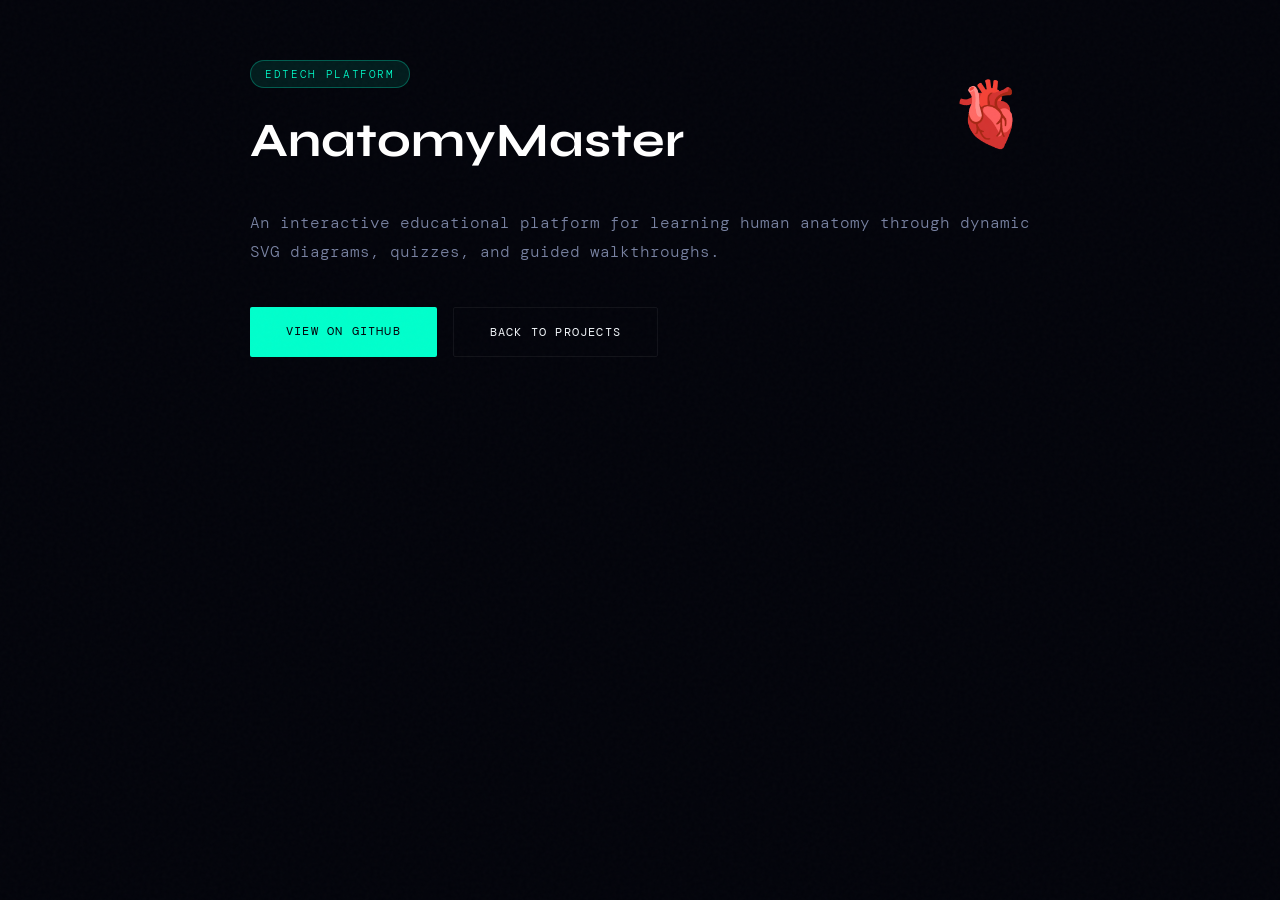
<file: anatomy-master.html>
<!DOCTYPE html>
<html lang="en">
<head>
<meta charset="UTF-8" />
<meta name="viewport" content="width=device-width, initial-scale=1.0"/>
<title>AnatomyMaster Project</title>
<link rel="preconnect" href="https://fonts.googleapis.com">
<link href="https://fonts.googleapis.com/css2?family=Syne:wght@400;600;700;800&family=DM+Mono:ital,wght@0,300;0,400;1,300&family=Instrument+Serif:ital@0;1&display=swap" rel="stylesheet">
<link rel="stylesheet" href="style.css" />
<style>
  body { padding: 60px; max-width: 900px; margin: 0 auto; }
  .header { display: flex; align-items: center; justify-content: space-between; margin-bottom: 40px; }
  .icon { font-size: 64px; }
  h1 { font-family: 'Syne', sans-serif; font-size: 48px; color: var(--white); }
  .tag { display: inline-block; padding: 6px 14px; background: rgba(0,245,196,0.1); border: 1px solid rgba(0,245,196,0.3); border-radius: 100px; font-size: 11px; letter-spacing: 0.15em; text-transform: uppercase; color: var(--accent); margin-bottom: 24px; }
  p { font-size: 16px; line-height: 1.8; color: var(--muted); margin-bottom: 40px; }
</style>
</head>
<body>
  <div class="header reveal visible">
    <div>
      <div class="tag">EdTech Platform</div>
      <h1>AnatomyMaster</h1>
    </div>
    <div class="icon">🫀</div>
  </div>
  <div class="reveal visible">
    <p>An interactive educational platform for learning human anatomy through dynamic SVG diagrams, quizzes, and guided walkthroughs.</p>
    <div style="display:flex;gap:16px;">
      <a href="https://github.com/manaskasaudhan/anatomymaster" target="_blank" class="btn-primary">View on GitHub</a>
      <a href="index.html#projects" class="btn-outline">Back to Projects</a>
    </div>
  </div>
  <script src="script.js"></script>
</body>
</html>
</file>
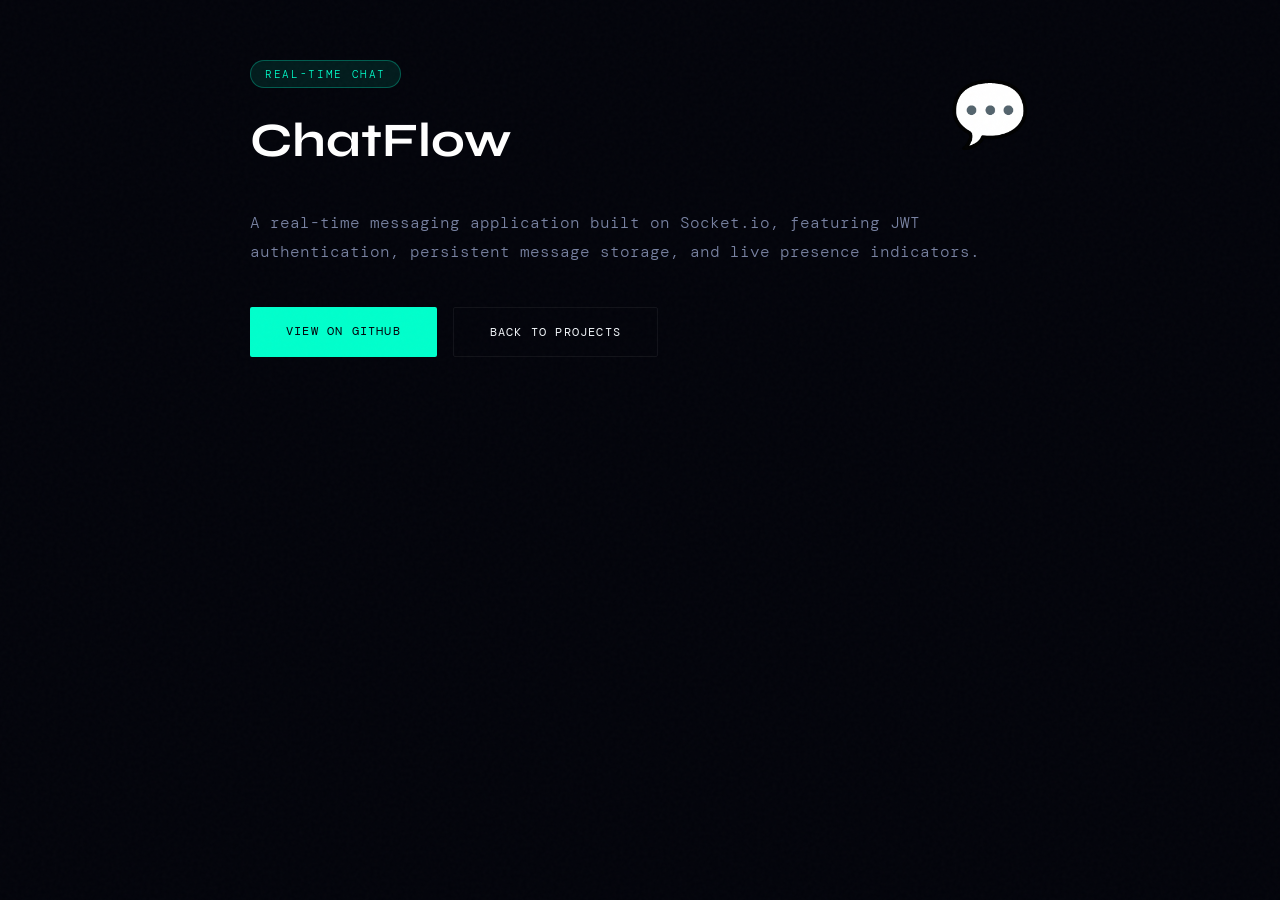
<file: chat-flow.html>
<!DOCTYPE html>
<html lang="en">
<head>
<meta charset="UTF-8" />
<meta name="viewport" content="width=device-width, initial-scale=1.0"/>
<title>ChatFlow Project</title>
<link rel="preconnect" href="https://fonts.googleapis.com">
<link href="https://fonts.googleapis.com/css2?family=Syne:wght@400;600;700;800&family=DM+Mono:ital,wght@0,300;0,400;1,300&family=Instrument+Serif:ital@0;1&display=swap" rel="stylesheet">
<link rel="stylesheet" href="style.css" />
<style>
  body { padding: 60px; max-width: 900px; margin: 0 auto; }
  .header { display: flex; align-items: center; justify-content: space-between; margin-bottom: 40px; }
  .icon { font-size: 64px; }
  h1 { font-family: 'Syne', sans-serif; font-size: 48px; color: var(--white); }
  .tag { display: inline-block; padding: 6px 14px; background: rgba(0,245,196,0.1); border: 1px solid rgba(0,245,196,0.3); border-radius: 100px; font-size: 11px; letter-spacing: 0.15em; text-transform: uppercase; color: var(--accent); margin-bottom: 24px; }
  p { font-size: 16px; line-height: 1.8; color: var(--muted); margin-bottom: 40px; }
</style>
</head>
<body>
  <div class="header reveal visible">
    <div>
      <div class="tag">Real-time Chat</div>
      <h1>ChatFlow</h1>
    </div>
    <div class="icon">💬</div>
  </div>
  <div class="reveal visible">
    <p>A real-time messaging application built on Socket.io, featuring JWT authentication, persistent message storage, and live presence indicators.</p>
    <div style="display:flex;gap:16px;">
      <a href="https://github.com/manaskasaudhan/chatflow" target="_blank" class="btn-primary">View on GitHub</a>
      <a href="index.html#projects" class="btn-outline">Back to Projects</a>
    </div>
  </div>
  <script src="script.js"></script>
</body>
</html>
</file>
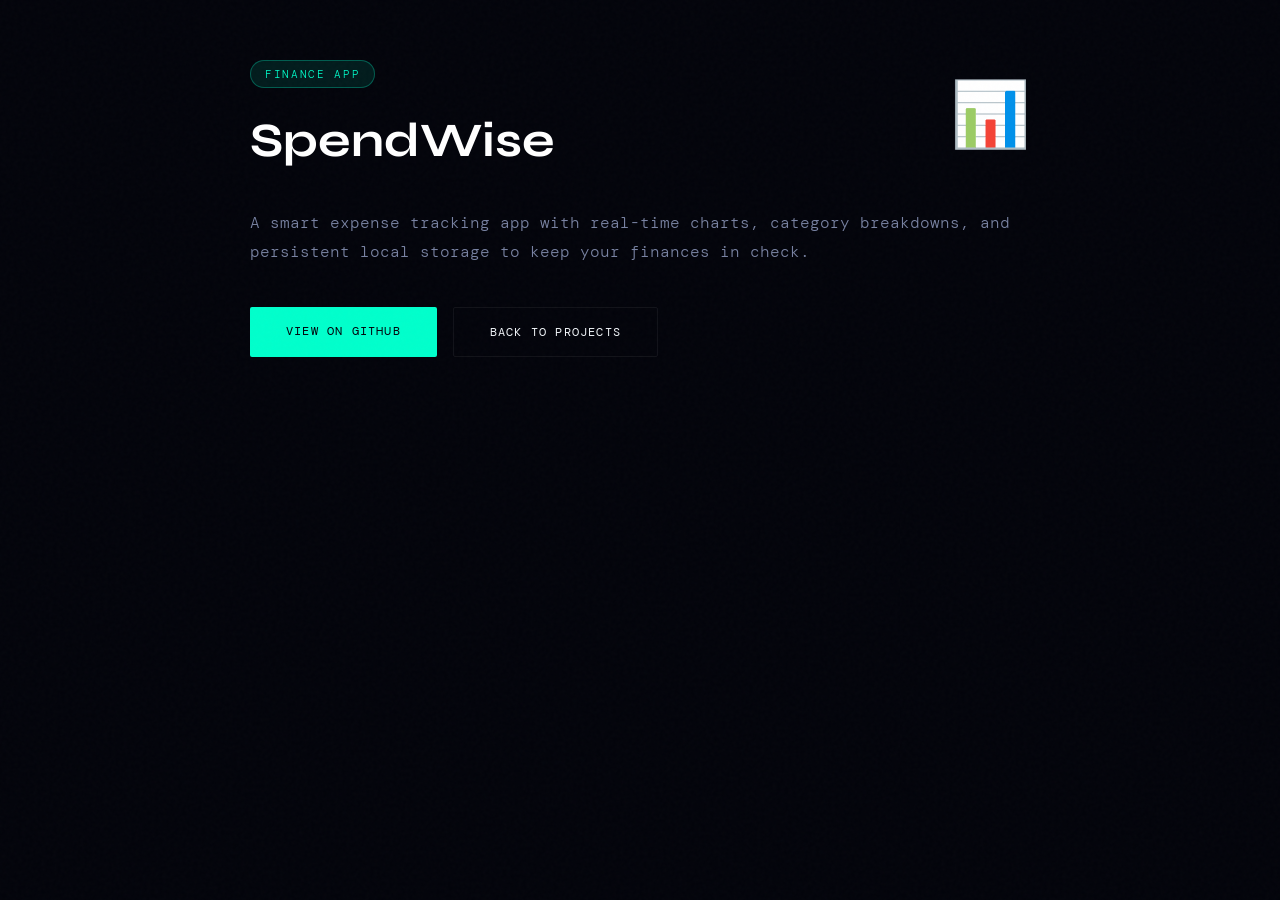
<file: spend-wise.html>
<!DOCTYPE html>
<html lang="en">
<head>
<meta charset="UTF-8" />
<meta name="viewport" content="width=device-width, initial-scale=1.0"/>
<title>SpendWise Project</title>
<link rel="preconnect" href="https://fonts.googleapis.com">
<link href="https://fonts.googleapis.com/css2?family=Syne:wght@400;600;700;800&family=DM+Mono:ital,wght@0,300;0,400;1,300&family=Instrument+Serif:ital@0;1&display=swap" rel="stylesheet">
<link rel="stylesheet" href="style.css" />
<style>
  body { padding: 60px; max-width: 900px; margin: 0 auto; }
  .header { display: flex; align-items: center; justify-content: space-between; margin-bottom: 40px; }
  .icon { font-size: 64px; }
  h1 { font-family: 'Syne', sans-serif; font-size: 48px; color: var(--white); }
  .tag { display: inline-block; padding: 6px 14px; background: rgba(0,245,196,0.1); border: 1px solid rgba(0,245,196,0.3); border-radius: 100px; font-size: 11px; letter-spacing: 0.15em; text-transform: uppercase; color: var(--accent); margin-bottom: 24px; }
  p { font-size: 16px; line-height: 1.8; color: var(--muted); margin-bottom: 40px; }
</style>
</head>
<body>
  <div class="header reveal visible">
    <div>
      <div class="tag">Finance App</div>
      <h1>SpendWise</h1>
    </div>
    <div class="icon">📊</div>
  </div>
  <div class="reveal visible">
    <p>A smart expense tracking app with real-time charts, category breakdowns, and persistent local storage to keep your finances in check.</p>
    <div style="display:flex;gap:16px;">
      <a href="https://github.com/manaskasaudhan/spendwise" target="_blank" class="btn-primary">View on GitHub</a>
      <a href="index.html#projects" class="btn-outline">Back to Projects</a>
    </div>
  </div>
  <script src="script.js"></script>
</body>
</html>
</file>
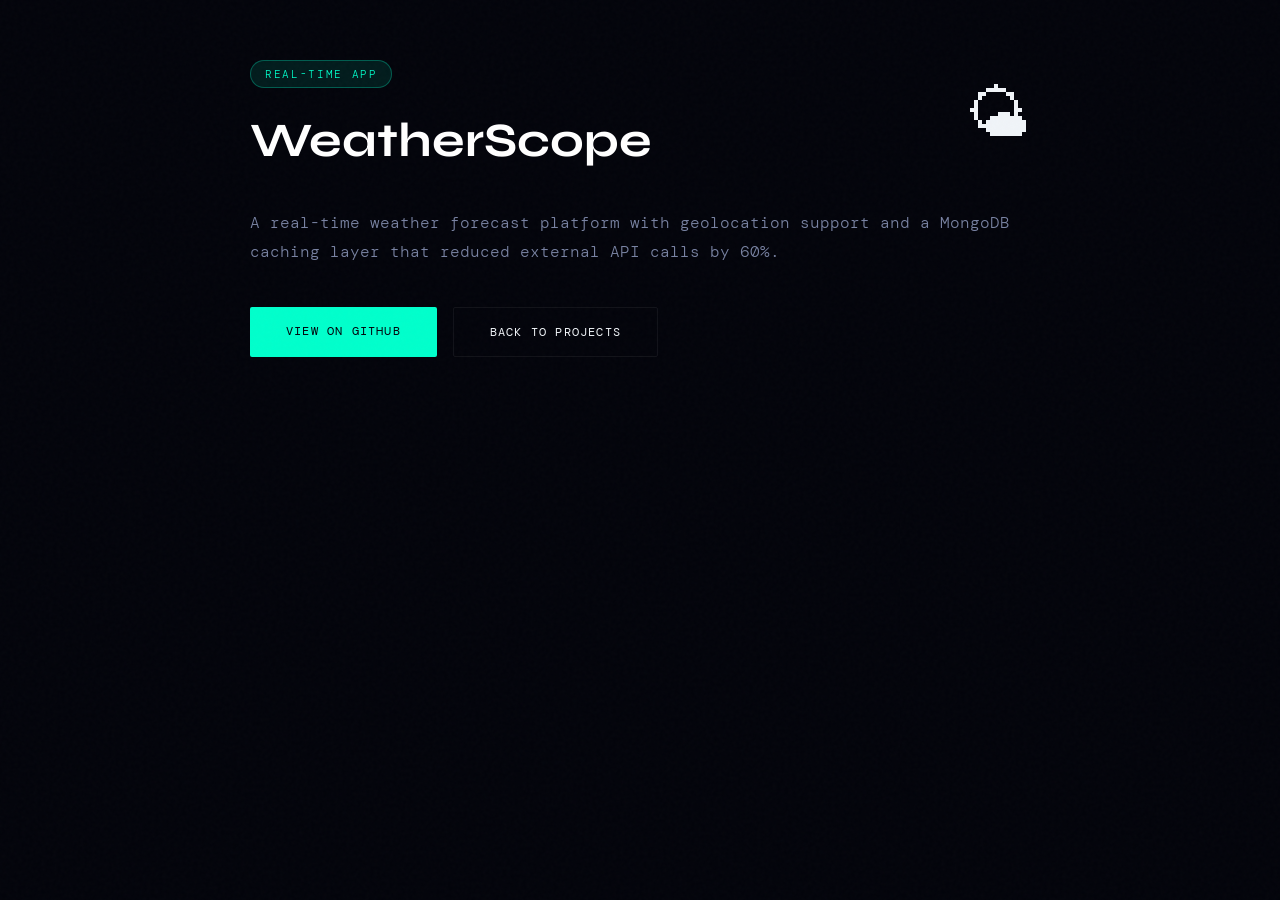
<file: weather-scope.html>
<!DOCTYPE html>
<html lang="en">
<head>
<meta charset="UTF-8" />
<meta name="viewport" content="width=device-width, initial-scale=1.0"/>
<title>WeatherScope Project</title>
<link rel="preconnect" href="https://fonts.googleapis.com">
<link href="https://fonts.googleapis.com/css2?family=Syne:wght@400;600;700;800&family=DM+Mono:ital,wght@0,300;0,400;1,300&family=Instrument+Serif:ital@0;1&display=swap" rel="stylesheet">
<link rel="stylesheet" href="style.css" />
<style>
  body { padding: 60px; max-width: 900px; margin: 0 auto; }
  .header { display: flex; align-items: center; justify-content: space-between; margin-bottom: 40px; }
  .icon { font-size: 64px; }
  h1 { font-family: 'Syne', sans-serif; font-size: 48px; color: var(--white); }
  .tag { display: inline-block; padding: 6px 14px; background: rgba(0,245,196,0.1); border: 1px solid rgba(0,245,196,0.3); border-radius: 100px; font-size: 11px; letter-spacing: 0.15em; text-transform: uppercase; color: var(--accent); margin-bottom: 24px; }
  p { font-size: 16px; line-height: 1.8; color: var(--muted); margin-bottom: 40px; }
</style>
</head>
<body>
  <div class="header reveal visible">
    <div>
      <div class="tag">Real-time App</div>
      <h1>WeatherScope</h1>
    </div>
    <div class="icon">🌤</div>
  </div>
  <div class="reveal visible">
    <p>A real-time weather forecast platform with geolocation support and a MongoDB caching layer that reduced external API calls by 60%.</p>
    <div style="display:flex;gap:16px;">
      <a href="https://github.com/manaskasaudhan/weatherscope" target="_blank" class="btn-primary">View on GitHub</a>
      <a href="index.html#projects" class="btn-outline">Back to Projects</a>
    </div>
  </div>
  <script src="script.js"></script>
</body>
</html>
</file>
<file: style.css>
:root {
    --bg: #03040b;
    --surface: #080b19;
    --surface2: #0e1329;
    --border: rgba(255,255,255,0.06);
    --accent: #00ffcc;
    --accent2: #b53cff;
    --accent3: #ff4d4d;
    --text: #f0f4f8;
    --muted: #7983a3;
    --white: #ffffff;
    --glow: 0 0 40px rgba(0,255,204,0.3);
    --glow2: 0 0 40px rgba(181,60,255,0.3);
    --panel-bg: rgba(14, 19, 41, 0.45);
    --panel-shadow: 0 8px 32px 0 rgba(0, 0, 0, 0.4);
}

[data-theme="light"] {
    --bg: #fffbf9;
    --surface: #ffffff;
    --surface2: #fff5f0;
    --border: rgba(220, 180, 160, 0.4);
    --accent: #ff8b7e;
    --accent2: #ffb75e;
    --accent3: #ff6b6b;
    --text: #4a3b38;
    --muted: #8a7b78;
    --white: #2d2422;
    --glow: 0 0 40px rgba(255, 139, 126, 0.3);
    --glow2: 0 0 40px rgba(255, 183, 94, 0.3);
    --panel-bg: rgba(255, 255, 255, 0.75);
    --panel-shadow: 0 12px 40px rgba(255, 139, 126, 0.1);
}

  *, *::before, *::after { margin: 0; padding: 0; box-sizing: border-box; }

  html { scroll-behavior: smooth; }

  body {
    background: var(--bg);
    color: var(--text);
    font-family: 'DM Mono', monospace;
    font-weight: 300;
    overflow-x: hidden;
    cursor: none;
  }

  /* ===== CUSTOM CURSOR ===== */
  #cursor {
    position: fixed; width: 10px; height: 10px;
    background: var(--accent); border-radius: 50%;
    pointer-events: none; z-index: 9999;
    transform: translate(-50%,-50%);
    transition: transform 0.1s, opacity 0.2s;
    mix-blend-mode: screen;
  }
  #cursor-ring {
    position: fixed; width: 36px; height: 36px;
    border: 1px solid rgba(0,255,204,0.4); border-radius: 50%;
    pointer-events: none; z-index: 9998;
    transform: translate(-50%,-50%);
    transition: transform 0.25s cubic-bezier(0.25,0.46,0.45,0.94), width 0.3s, height 0.3s, opacity 0.3s;
  }
  body:has(a:hover) #cursor-ring, body:has(button:hover) #cursor-ring {
    width: 56px; height: 56px;
    border-color: rgba(0,255,204,0.7);
  }

  /* ===== NAV ===== */
  nav {
    position: fixed; top: 0; left: 0; right: 0; z-index: 1000;
    padding: 24px 60px;
    display: flex; align-items: center; justify-content: space-between;
    background: rgba(5,5,7,0.7);
    backdrop-filter: blur(20px);
    border-bottom: 1px solid var(--border);
    transition: padding 0.3s;
  }
  .nav-logo {
    font-family: 'Syne', sans-serif;
    font-weight: 800; font-size: 18px;
    color: var(--white); letter-spacing: -0.02em;
    text-decoration: none;
  }
  .nav-logo span { color: var(--accent); }
  .nav-links { display: flex; gap: 40px; list-style: none; }
  .nav-links a {
    font-size: 11px; letter-spacing: 0.15em; text-transform: uppercase;
    color: var(--muted); text-decoration: none;
    transition: color 0.2s;
    font-weight: 400;
  }
  .nav-links a:hover { color: var(--accent); }
  .nav-cta {
    padding: 10px 24px;
    border: 1px solid var(--accent);
    color: var(--accent); font-size: 11px; letter-spacing: 0.12em;
    text-transform: uppercase; text-decoration: none; border-radius: 2px;
    transition: all 0.3s; font-family: 'DM Mono', monospace;
  }
  .nav-cta:hover { background: var(--accent); color: var(--bg); }
  
  .theme-toggle {
    background: transparent;
    border: 1px solid var(--border);
    color: var(--text);
    width: 32px;
    height: 32px;
    border-radius: 50%;
    display: flex;
    align-items: center;
    justify-content: center;
    cursor: pointer;
    transition: all 0.3s;
    font-size: 14px;
  }
  .theme-toggle:hover {
    border-color: var(--accent);
    color: var(--accent);
    box-shadow: var(--glow);
  }

  /* ===== HERO ===== */
  #hero {
    position: relative; min-height: 100vh;
    display: flex; align-items: center;
    padding: 120px 60px 60px;
    overflow: hidden;
  }

  #canvas-bg {
    position: fixed; inset: 0;
    z-index: 0;
    width: 100vw;
    height: 100vh;
    display: block;
    pointer-events: none;
  }

  .hero-content {
    position: relative; z-index: 2;
    max-width: 900px;
  }

  .hero-tag {
    display: inline-flex; align-items: center; gap: 8px;
    font-size: 11px; letter-spacing: 0.2em; text-transform: uppercase;
    color: var(--accent); margin-bottom: 32px;
    padding: 8px 16px;
    border: 1px solid rgba(0,255,204,0.2);
    border-radius: 100px;
    background: rgba(0,255,204,0.05);
  }
  .hero-tag::before {
    content:''; width:6px; height:6px; border-radius:50%;
    background: var(--accent);
    animation: pulse 2s infinite;
  }
  @keyframes pulse {
    0%,100% { opacity:1; transform:scale(1); }
    50% { opacity:0.4; transform:scale(0.8); }
  }

  .hero-name {
    font-family: 'Syne', sans-serif;
    font-size: clamp(56px,8vw,112px);
    font-weight: 800; line-height: 0.92;
    letter-spacing: -0.04em;
    color: var(--white);
    margin-bottom: 8px;
    opacity: 0;
    animation: fadeUp 0.9s 0.2s cubic-bezier(0.22,1,0.36,1) forwards;
  }
  .hero-name .accent-line {
    display: inline-block;
    padding-right: 0.1em;
    background: linear-gradient(90deg, var(--accent), var(--accent2));
    -webkit-background-clip: text;
    -webkit-text-fill-color: transparent;
    background-clip: text;
  }

  @keyframes fadeUp {
    from { opacity:0; transform:translateY(40px); }
    to { opacity:1; transform:translateY(0); }
  }

  .hero-typing-wrap {
    font-family: 'Syne', sans-serif;
    font-size: clamp(20px, 3vw, 32px);
    font-weight: 600; color: var(--muted);
    margin: 24px 0 16px;
    opacity: 0;
    animation: fadeUp 0.9s 0.4s cubic-bezier(0.22,1,0.36,1) forwards;
    min-height: 44px;
  }
  #typed-text { color: var(--accent2); }
  .cursor-blink { display: inline-block; width:2px; height:1em; background: var(--accent); vertical-align: middle; animation: blink 1s step-end infinite; margin-left:2px; }
  @keyframes blink { 0%,100%{opacity:1} 50%{opacity:0} }

  .hero-sub {
    font-size: 14px; color: var(--muted); line-height: 1.8;
    max-width: 520px; margin-bottom: 48px;
    opacity: 0;
    animation: fadeUp 0.9s 0.6s cubic-bezier(0.22,1,0.36,1) forwards;
  }

  .hero-btns {
    display: flex; gap: 16px; flex-wrap: wrap;
    opacity: 0;
    animation: fadeUp 0.9s 0.8s cubic-bezier(0.22,1,0.36,1) forwards;
  }
  .btn-primary {
    padding: 16px 36px;
    background: var(--accent); color: var(--bg);
    font-family: 'DM Mono', monospace; font-size: 12px;
    letter-spacing: 0.1em; text-transform: uppercase;
    border: none; border-radius: 2px; cursor: pointer;
    text-decoration: none; font-weight: 400;
    transition: all 0.3s;
    position: relative; overflow: hidden;
  }
  .btn-primary::after {
    content:''; position:absolute; inset:0;
    background: rgba(255,255,255,0.15);
    opacity:0; transition:opacity 0.3s;
  }
  .btn-primary:hover::after { opacity:1; }
  .btn-outline {
    padding: 16px 36px;
    background: transparent; color: var(--text);
    font-family: 'DM Mono', monospace; font-size: 12px;
    letter-spacing: 0.1em; text-transform: uppercase;
    border: 1px solid var(--border); border-radius: 2px; cursor: pointer;
    text-decoration: none; font-weight: 400;
    transition: all 0.3s;
  }
  .btn-outline:hover { border-color: var(--accent); color: var(--accent); }

  .hero-stats {
    position: absolute; right: 60px; bottom: 60px;
    display: flex; gap: 48px; z-index: 2;
    opacity: 0;
    animation: fadeUp 0.9s 1s cubic-bezier(0.22,1,0.36,1) forwards;
  }
  .stat { text-align: right; }
  .stat-num {
    font-family: 'Syne', sans-serif;
    font-size: 36px; font-weight: 800;
    color: var(--white); letter-spacing: -0.04em;
  }
  .stat-num span { color: var(--accent); }
  .stat-label { font-size: 10px; letter-spacing: 0.15em; text-transform: uppercase; color: var(--muted); margin-top: 4px; }

  /* ===== SECTION SHARED ===== */
  section { padding: 120px 60px; position: relative; z-index: 10; }
  .section-eyebrow {
    font-size: 10px; letter-spacing: 0.25em; text-transform: uppercase;
    color: var(--accent); margin-bottom: 16px;
    display: flex; align-items: center; gap: 12px;
  }
  .section-eyebrow::after { content:''; flex:1; height:1px; background:var(--border); max-width:80px; }
  .section-title {
    font-family: 'Syne', sans-serif;
    font-size: clamp(36px,5vw,64px);
    font-weight: 800; letter-spacing: -0.03em;
    color: var(--white); line-height: 1;
    margin-bottom: 24px;
  }
  .section-sub { font-size: 13px; color: var(--muted); line-height: 1.8; max-width: 560px; }

  .divider { height: 1px; background: var(--border); margin: 0 60px; }

  /* ===== ABOUT ===== */
  #about { display: grid; grid-template-columns: 1fr 1fr; gap: 80px; align-items: center; }

  .about-text {
    font-size: 15px; line-height: 2; color: var(--muted);
    margin-top: 32px;
  }
  .about-text strong { color: var(--text); font-weight: 400; }
  .about-text em { color: var(--accent); font-style: normal; }
  .about-right {
    position: relative;
  }
  .about-card {
    background: var(--panel-bg);
    backdrop-filter: blur(16px);
    border: 1px solid var(--border);
    border-radius: 4px;
    padding: 32px;
    position: relative;
    overflow: hidden;
    box-shadow: var(--panel-shadow);
  }
  .about-card::before {
    content:''; position:absolute; top:0; left:0; right:0; height:2px;
    background: linear-gradient(90deg, var(--accent), var(--accent2));
  }
  .about-facts { display: flex; flex-direction: column; gap: 20px; }
  .fact-item {
    display: flex; align-items: center; gap: 16px;
    padding: 16px 0; border-bottom: 1px solid var(--border);
    font-size: 13px;
  }
  .fact-item:last-child { border-bottom: none; }
  .fact-icon { font-size: 20px; width: 32px; text-align: center; }
  .fact-label { color: var(--muted); font-size: 10px; letter-spacing: 0.1em; text-transform: uppercase; margin-bottom: 2px; }
  .fact-val { color: var(--text); }

  /* ===== SKILLS ===== */
  #skills { position: relative; }
  .skills-header { max-width: 600px; margin-bottom: 64px; }
  .skills-grid { display: grid; grid-template-columns: repeat(auto-fill, minmax(240px, 1fr)); gap: 24px; }
  .skill-cat {
    background: var(--panel-bg);
    backdrop-filter: blur(12px);
    border: 1px solid var(--border);
    border-radius: 4px;
    padding: 28px;
    transition: border-color 0.3s, transform 0.3s;
    box-shadow: var(--panel-shadow);
    transform-style: preserve-3d;
  }
  .skill-cat:hover {
    border-color: var(--accent);
    box-shadow: var(--glow);
  }
  .skill-cat-title {
    font-size: 10px; letter-spacing: 0.2em; text-transform: uppercase;
    color: var(--accent); margin-bottom: 20px;
    font-weight: 400;
    transform: translateZ(30px);
  }
  .skill-tags { 
    display: flex; flex-wrap: wrap; gap: 8px; 
    transform: translateZ(30px);
  }
  .skill-tag {
    display: inline-flex; align-items: center; gap: 6px;
    padding: 6px 14px;
    background: rgba(255,255,255,0.04);
    border: 1px solid var(--border);
    border-radius: 2px;
    font-size: 11px; color: var(--text);
    letter-spacing: 0.05em;
    transition: all 0.2s;
  }
  .skill-tag i { font-size: 14px; }
  .skill-tag:hover { border-color: var(--accent2); color: var(--accent2); background: rgba(124,106,255,0.08); }

  /* ===== EXPERIENCE ===== */

  .exp-layout { display: grid; grid-template-columns: 1fr 2fr; gap: 80px; margin-top: 64px; }
  .exp-timeline { position: relative; }
  .exp-timeline::before {
    content:''; position:absolute; left:0; top:8px; bottom:0;
    width:1px; background: linear-gradient(180deg, var(--accent), transparent);
  }
  .exp-item { padding-left: 32px; position: relative; }
  .exp-item::before {
    content:''; position:absolute; left:-4px; top:8px;
    width:9px; height:9px; border-radius:50%;
    background: var(--accent);
    box-shadow: 0 0 16px var(--accent);
  }
  .exp-company {
    font-family: 'Syne', sans-serif;
    font-size: 24px; font-weight: 700;
    color: var(--white); letter-spacing: -0.02em;
    margin-bottom: 4px;
  }
  .exp-role { font-size: 12px; color: var(--accent); letter-spacing: 0.1em; text-transform: uppercase; margin-bottom: 4px; }
  .exp-date { font-size: 11px; color: var(--muted); margin-bottom: 24px; }

  .exp-achievements { display: flex; flex-direction: column; gap: 16px; }
  .achievement {
    display: flex; gap: 20px; align-items: flex-start;
    padding: 20px 24px;
    background: var(--panel-bg); border: 1px solid var(--border);
    backdrop-filter: blur(12px);
    border-radius: 4px;
    transition: border-color 0.3s;
    box-shadow: var(--panel-shadow);
  }
  .achievement:hover { border-color: rgba(0,255,204,0.3); }
  .ach-metric {
    font-family: 'Syne', sans-serif;
    font-size: 28px; font-weight: 800;
    color: var(--accent); letter-spacing: -0.04em;
    white-space: nowrap; min-width: 72px;
  }
  .ach-desc { font-size: 12px; color: var(--muted); line-height: 1.7; margin-top: 4px; }

  /* ===== PROJECTS ===== */
  #projects { position: relative; }
  .projects-header { display: flex; justify-content: space-between; align-items: flex-end; margin-bottom: 64px; }
  .projects-grid { display: grid; grid-template-columns: repeat(auto-fill, minmax(340px, 1fr)); gap: 24px; }
  .project-card {
    background: var(--panel-bg);
    backdrop-filter: blur(12px);
    border: 1px solid var(--border);
    border-radius: 4px;
    overflow: hidden;
    transition: transform 0.4s cubic-bezier(0.22,1,0.36,1), border-color 0.3s, box-shadow 0.3s;
    cursor: pointer;
    position: relative;
    box-shadow: var(--panel-shadow);
    transform-style: preserve-3d;
  }
  .project-card:hover {
    border-color: rgba(0,255,204,0.25);
    box-shadow: 0 24px 64px rgba(0,0,0,0.5), var(--glow);
  }
  .project-thumb {
    height: 200px;
    position: relative; overflow: hidden;
    background: var(--surface2);
    display: flex; align-items: center; justify-content: center;
    transform: translateZ(40px);
  }
  .project-thumb-bg {
    position: absolute; inset: 0;
    opacity: 0.3; transition: opacity 0.4s, transform 0.5s;
  }
  .project-card:hover .project-thumb-bg { opacity: 0.5; transform: scale(1.05); }
  .project-thumb-icon { font-size: 48px; z-index: 1; }
  .project-thumb-tag {
    position: absolute; top: 16px; right: 16px;
    padding: 4px 10px;
    background: rgba(0,255,204,0.1);
    border: 1px solid rgba(0,255,204,0.3);
    border-radius: 100px;
    font-size: 9px; letter-spacing: 0.15em; text-transform: uppercase;
    color: var(--accent);
  }
  .project-body { 
    padding: 28px; 
    transform: translateZ(30px);
  }
  .project-title {
    font-family: 'Syne', sans-serif;
    font-size: 20px; font-weight: 700;
    color: var(--white); letter-spacing: -0.02em;
    margin-bottom: 10px;
  }
  .project-desc { font-size: 12px; color: var(--muted); line-height: 1.8; margin-bottom: 20px; }
  .project-features { display: flex; flex-direction: column; gap: 6px; margin-bottom: 24px; }
  .project-feature {
    font-size: 11px; color: var(--muted);
    display: flex; align-items: center; gap: 8px;
  }
  .project-feature::before { content:'→'; color: var(--accent); font-size: 10px; }
  .project-tech { display: flex; flex-wrap: wrap; gap: 6px; margin-bottom: 24px; }
  .tech-badge {
    padding: 3px 10px;
    background: rgba(181,60,255,0.08);
    border: 1px solid rgba(181,60,255,0.2);
    border-radius: 2px;
    font-size: 9px; letter-spacing: 0.1em; text-transform: uppercase;
    color: var(--accent2);
  }
  .project-links { display: flex; gap: 12px; }
  .proj-link {
    flex: 1; padding: 10px;
    border: 1px solid var(--border);
    border-radius: 2px; text-decoration: none;
    text-align: center; font-size: 10px; letter-spacing: 0.12em;
    text-transform: uppercase; color: var(--muted);
    transition: all 0.2s;
  }
  .proj-link:hover { border-color: var(--accent); color: var(--accent); }
  .proj-link.primary { background: var(--accent); color: var(--bg); border-color: var(--accent); }
  .proj-link.primary:hover { background: transparent; color: var(--accent); }

  /* ===== GITHUB STATS ===== */
  #github { padding: 80px 60px; }
  .github-inner {
    background: var(--panel-bg); border: 1px solid var(--border);
    backdrop-filter: blur(16px);
    border-radius: 4px; padding: 48px;
    display: flex; align-items: center; gap: 60px;
    position: relative; overflow: hidden;
    box-shadow: var(--panel-shadow);
  }
  .github-inner::before {
    content:''; position:absolute; top:0; left:0; right:0; height:2px;
    background: linear-gradient(90deg, var(--accent2), var(--accent));
  }
  .github-text { flex: 1; }
  .github-title {
    font-family: 'Syne', sans-serif;
    font-size: 32px; font-weight: 700;
    color: var(--white); margin-bottom: 12px;
  }
  .github-sub { font-size: 13px; color: var(--muted); line-height: 1.8; margin-bottom: 24px; }
  .github-stat-row { display: flex; gap: 40px; }
  .g-stat-val {
    font-family: 'Syne', sans-serif;
    font-size: 32px; font-weight: 800; color: var(--accent2);
  }
  .g-stat-label { font-size: 10px; color: var(--muted); text-transform: uppercase; letter-spacing: 0.1em; }
  .github-img { flex: 1; }
  .contrib-grid {
    display: grid; grid-template-columns: repeat(26, 1fr); gap: 3px;
  }
  .contrib-cell {
    aspect-ratio: 1; border-radius: 2px;
    background: rgba(255,255,255,0.05);
    transition: all 0.2s;
  }
  .contrib-cell.l1 { background: rgba(124,106,255,0.2); }
  .contrib-cell.l2 { background: rgba(124,106,255,0.4); }
  .contrib-cell.l3 { background: rgba(124,106,255,0.65); }
  .contrib-cell.l4 { background: rgba(124,106,255,0.9); }
  .contrib-cell:hover { transform: scale(1.4); }

  /* ===== EDUCATION ===== */
  #education { padding: 80px 60px; }
  .edu-card {
    display: flex; gap: 40px; align-items: center;
    padding: 40px 48px;
    background: var(--panel-bg); border: 1px solid var(--border);
    backdrop-filter: blur(12px);
    border-radius: 4px;
    max-width: 800px;
    transition: border-color 0.3s;
    box-shadow: var(--panel-shadow);
  }
  .edu-card:hover { border-color: var(--accent2); }
  .edu-icon { font-size: 48px; }
  .edu-degree {
    font-family: 'Syne', sans-serif;
    font-size: 24px; font-weight: 700;
    color: var(--white); margin-bottom: 4px;
  }
  .edu-school { font-size: 13px; color: var(--accent2); margin-bottom: 4px; }
  .edu-year { font-size: 11px; color: var(--muted); }

  /* ===== CONTACT ===== */
  #contact { position: relative; }
  .contact-layout { display: grid; grid-template-columns: 1fr 1fr; gap: 80px; margin-top: 64px; }

  .contact-desc { font-size: 15px; color: var(--muted); line-height: 2; margin-bottom: 40px; }
  .contact-links { display: flex; flex-direction: column; gap: 16px; }
  .contact-link {
    display: flex; align-items: center; gap: 16px;
    padding: 16px; border: 1px solid var(--border);
    border-radius: 2px; text-decoration: none;
    transition: all 0.3s;
  }
  .contact-link:hover { border-color: var(--accent); background: rgba(0,255,204,0.04); }
  .contact-link-icon { font-size: 18px; width: 32px; text-align: center; color: var(--accent); transition: color 0.3s; }
  .contact-link:hover .contact-link-icon { color: var(--accent2); }
  .contact-link-label { font-size: 10px; text-transform: uppercase; letter-spacing: 0.12em; color: var(--muted); margin-bottom: 2px; }
  .contact-link-val { font-size: 13px; color: var(--text); }

  .contact-form { display: flex; flex-direction: column; gap: 16px; }
  .form-group { display: flex; flex-direction: column; gap: 8px; }
  .form-label { font-size: 10px; letter-spacing: 0.15em; text-transform: uppercase; color: var(--muted); }
  .form-input, .form-textarea {
    background: var(--bg); border: 1px solid var(--border);
    border-radius: 2px; padding: 14px 16px;
    color: var(--text); font-family: 'DM Mono', monospace;
    font-size: 13px; font-weight: 300;
    outline: none; transition: border-color 0.3s;
    resize: none;
  }
  .form-input:focus, .form-textarea:focus { border-color: var(--accent); }
  .form-textarea { min-height: 120px; }
  .form-submit {
    padding: 16px;
    background: var(--accent); color: var(--bg);
    border: none; border-radius: 2px;
    font-family: 'DM Mono', monospace;
    font-size: 12px; letter-spacing: 0.12em;
    text-transform: uppercase; cursor: pointer;
    transition: all 0.3s;
    font-weight: 400;
    position: relative; overflow: hidden;
  }
  .form-submit:hover { background: #00ddb0; }
  .form-success {
    display: none; padding: 16px;
    background: rgba(0,255,204,0.08); border: 1px solid rgba(0,255,204,0.3);
    border-radius: 2px; font-size: 12px; color: var(--accent); text-align: center;
  }

  /* ===== FUN FACTS ===== */
  .fun-facts { display: flex; gap: 16px; flex-wrap: wrap; margin-top: 48px; }
  .fun-fact {
    display: flex; align-items: center; gap: 10px;
    padding: 12px 20px;
    background: var(--bg); border: 1px solid var(--border);
    border-radius: 100px;
    font-size: 12px; color: var(--muted);
    transition: all 0.3s;
  }
  .fun-fact i { font-size: 16px; color: var(--accent); transition: color 0.3s; }
  .fun-fact:hover { border-color: var(--accent2); color: var(--text); }
  .fun-fact:hover i { color: var(--accent2); }

  /* ===== FOOTER ===== */
  footer {
    padding: 40px 60px;
    border-top: 1px solid var(--border);
    display: flex; justify-content: space-between; align-items: center;
    font-size: 11px; color: var(--muted);
  }
  footer a { color: var(--muted); text-decoration: none; }
  footer a:hover { color: var(--accent); }

  /* ===== SCROLL REVEAL ===== */
  .reveal {
    opacity: 0; transform: translateY(32px);
    transition: opacity 0.8s cubic-bezier(0.22,1,0.36,1), transform 0.8s cubic-bezier(0.22,1,0.36,1);
  }
  .reveal.visible { opacity: 1; transform: translateY(0); }

  /* ===== NOISE OVERLAY ===== */
  body::before {
    content:''; position:fixed; inset:0; z-index:9990; pointer-events:none;
    background-image: url("data:image/svg+xml,%3Csvg viewBox='0 0 256 256' xmlns='http://www.w3.org/2000/svg'%3E%3Cfilter id='n'%3E%3CfeTurbulence type='fractalNoise' baseFrequency='0.9' numOctaves='4' stitchTiles='stitch'/%3E%3C/filter%3E%3Crect width='100%25' height='100%25' filter='url(%23n)' opacity='1'/%3E%3C/svg%3E");
    opacity: 0.022;
  }

  /* ===== MOBILE ===== */
  @media (max-width: 900px) {
    nav { padding: 20px 24px; }
    .nav-links { display: none; }
    section { padding: 80px 24px; }
    .divider { margin: 0 24px; }
    #hero { padding: 100px 24px 60px; }
    #about { grid-template-columns: 1fr; gap: 48px; }
    .exp-layout { grid-template-columns: 1fr; }
    .contact-layout { grid-template-columns: 1fr; }
    .github-inner { flex-direction: column; gap: 32px; }
    .hero-stats { position: static; flex-direction: row; gap: 32px; margin-top: 48px; }
    .stat { text-align: left; }
    .projects-header { flex-direction: column; gap: 24px; align-items: flex-start; }
    footer { flex-direction: column; gap: 16px; text-align: center; }
  }

  /* ===== ADMIN PANEL ===== */
  #admin-overlay {
    display: none; position: fixed; inset: 0; z-index: 9000;
    background: rgba(5,5,7,0.95); backdrop-filter: blur(20px);
    flex-direction: column; align-items: center; justify-content: center;
  }
  #admin-overlay.open { display: flex; }
  .admin-modal {
    background: var(--surface2); border: 1px solid var(--border);
    border-radius: 4px; padding: 48px; width: 100%; max-width: 480px;
    position: relative;
  }
  .admin-modal::before {
    content:''; position:absolute; top:0; left:0; right:0; height:2px;
    background: linear-gradient(90deg, var(--accent), var(--accent2));
  }
  .admin-title {
    font-family: 'Syne', sans-serif; font-size: 24px; font-weight: 700;
    color: var(--white); margin-bottom: 8px;
  }
  .admin-sub { font-size: 12px; color: var(--muted); margin-bottom: 32px; }
  .admin-close {
    position: absolute; top: 20px; right: 20px;
    background: none; border: none; color: var(--muted);
    font-size: 20px; cursor: pointer; transition: color 0.2s;
  }
  .admin-close:hover { color: var(--text); }
  .admin-section-title {
    font-size: 10px; letter-spacing: 0.2em; text-transform: uppercase;
    color: var(--accent); margin: 24px 0 12px;
  }
  #admin-dashboard { display: none; }
  #admin-dashboard.visible { display: block; }
  .admin-project-list { display: flex; flex-direction: column; gap: 10px; margin-bottom: 20px; }
  .admin-proj-row {
    display: flex; align-items: center; justify-content: space-between;
    padding: 12px 16px;
    background: var(--bg); border: 1px solid var(--border); border-radius: 2px;
    font-size: 12px; color: var(--text);
  }
  .admin-proj-actions { display: flex; gap: 8px; }
  .admin-btn {
    padding: 4px 12px; font-size: 10px; letter-spacing: 0.1em;
    text-transform: uppercase; border-radius: 2px; cursor: pointer;
    font-family: 'DM Mono', monospace; font-weight: 400;
    border: 1px solid var(--border); background: none; color: var(--muted);
    transition: all 0.2s;
  }
  .admin-btn:hover { border-color: var(--accent); color: var(--accent); }
  .admin-btn.danger:hover { border-color: var(--accent3); color: var(--accent3); }
  .admin-btn.success { background: var(--accent); color: var(--bg); border-color: var(--accent); }

  /* Floating dots background */
  .float-dot {
    position: absolute; border-radius: 50%; pointer-events: none;
    animation: floatDot linear infinite;
  }
  @keyframes floatDot {
    from { transform: translateY(0px) rotate(0deg); opacity: 0; }
    10% { opacity: 1; }
    90% { opacity: 1; }
    to { transform: translateY(-80vh) rotate(360deg); opacity: 0; }
  }
</file>
